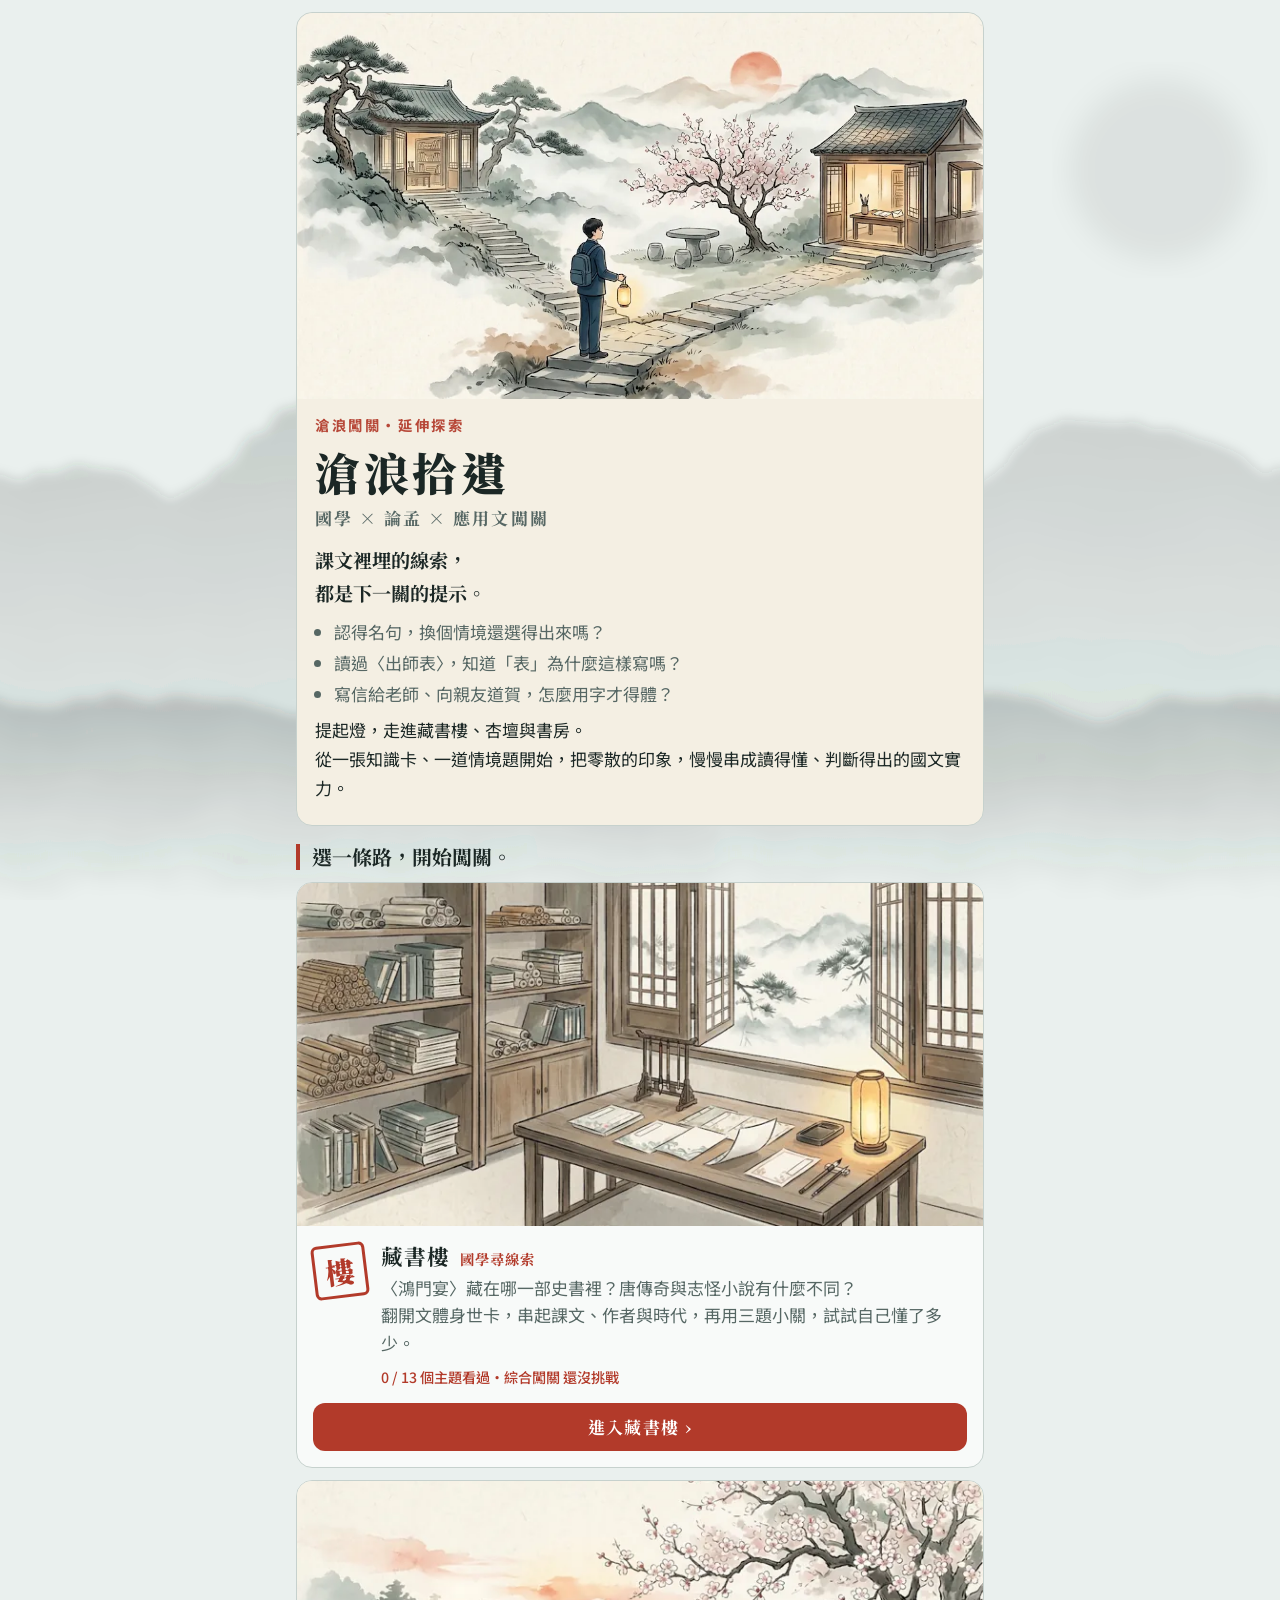
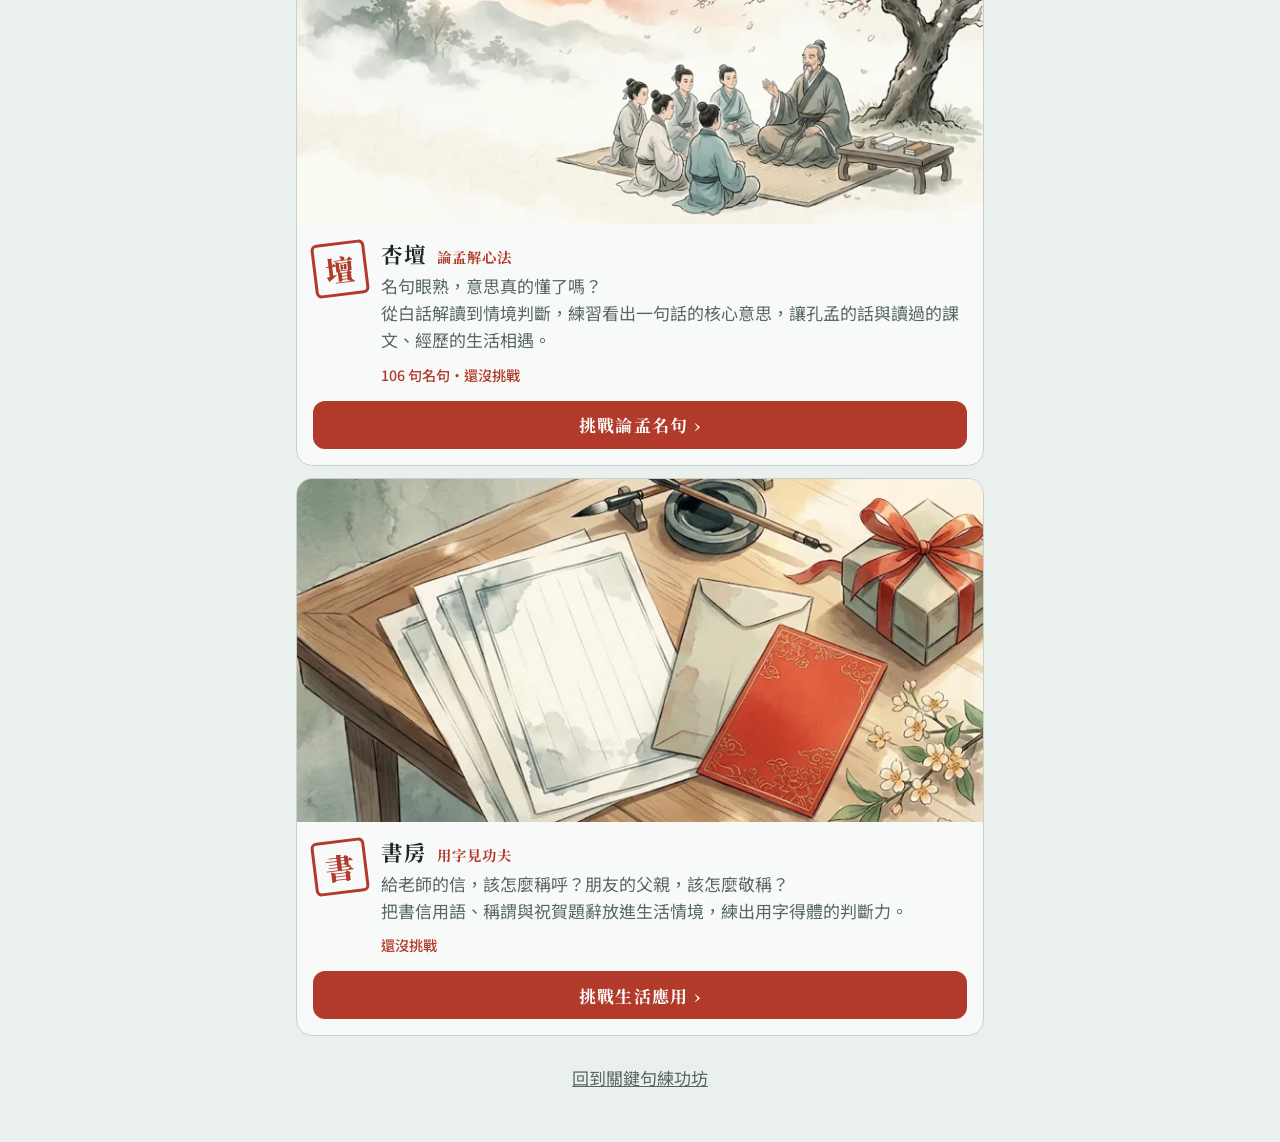
<file: keyline/fanwai/index.html>
<!doctype html>
<html lang="zh-Hant">
<head>
<meta charset="utf-8">
<meta name="viewport" content="width=device-width, initial-scale=1, viewport-fit=cover">
<title>滄浪拾遺｜滄浪闖關・延伸探索</title>
<meta name="description" content="滄浪拾遺：國學 × 論孟 × 應用文闖關。課文裡埋的線索，都是下一關的提示。">
<link rel="preconnect" href="https://fonts.googleapis.com">
<link rel="preconnect" href="https://fonts.gstatic.com" crossorigin>
<link href="https://fonts.googleapis.com/css2?family=Noto+Sans+TC:wght@400;500;700&family=Noto+Serif+TC:wght@500;700;900&display=swap" rel="stylesheet">
<link rel="stylesheet" href="../../css/style.css">
<link rel="stylesheet" href="../keyline.css">
<link rel="stylesheet" href="fanwai.css">
</head>
<body>
<main id="app" aria-live="polite"><p class="kl-error">載入中……</p></main>
<script src="fanwai.js"></script>
</body>
</html>
</file>
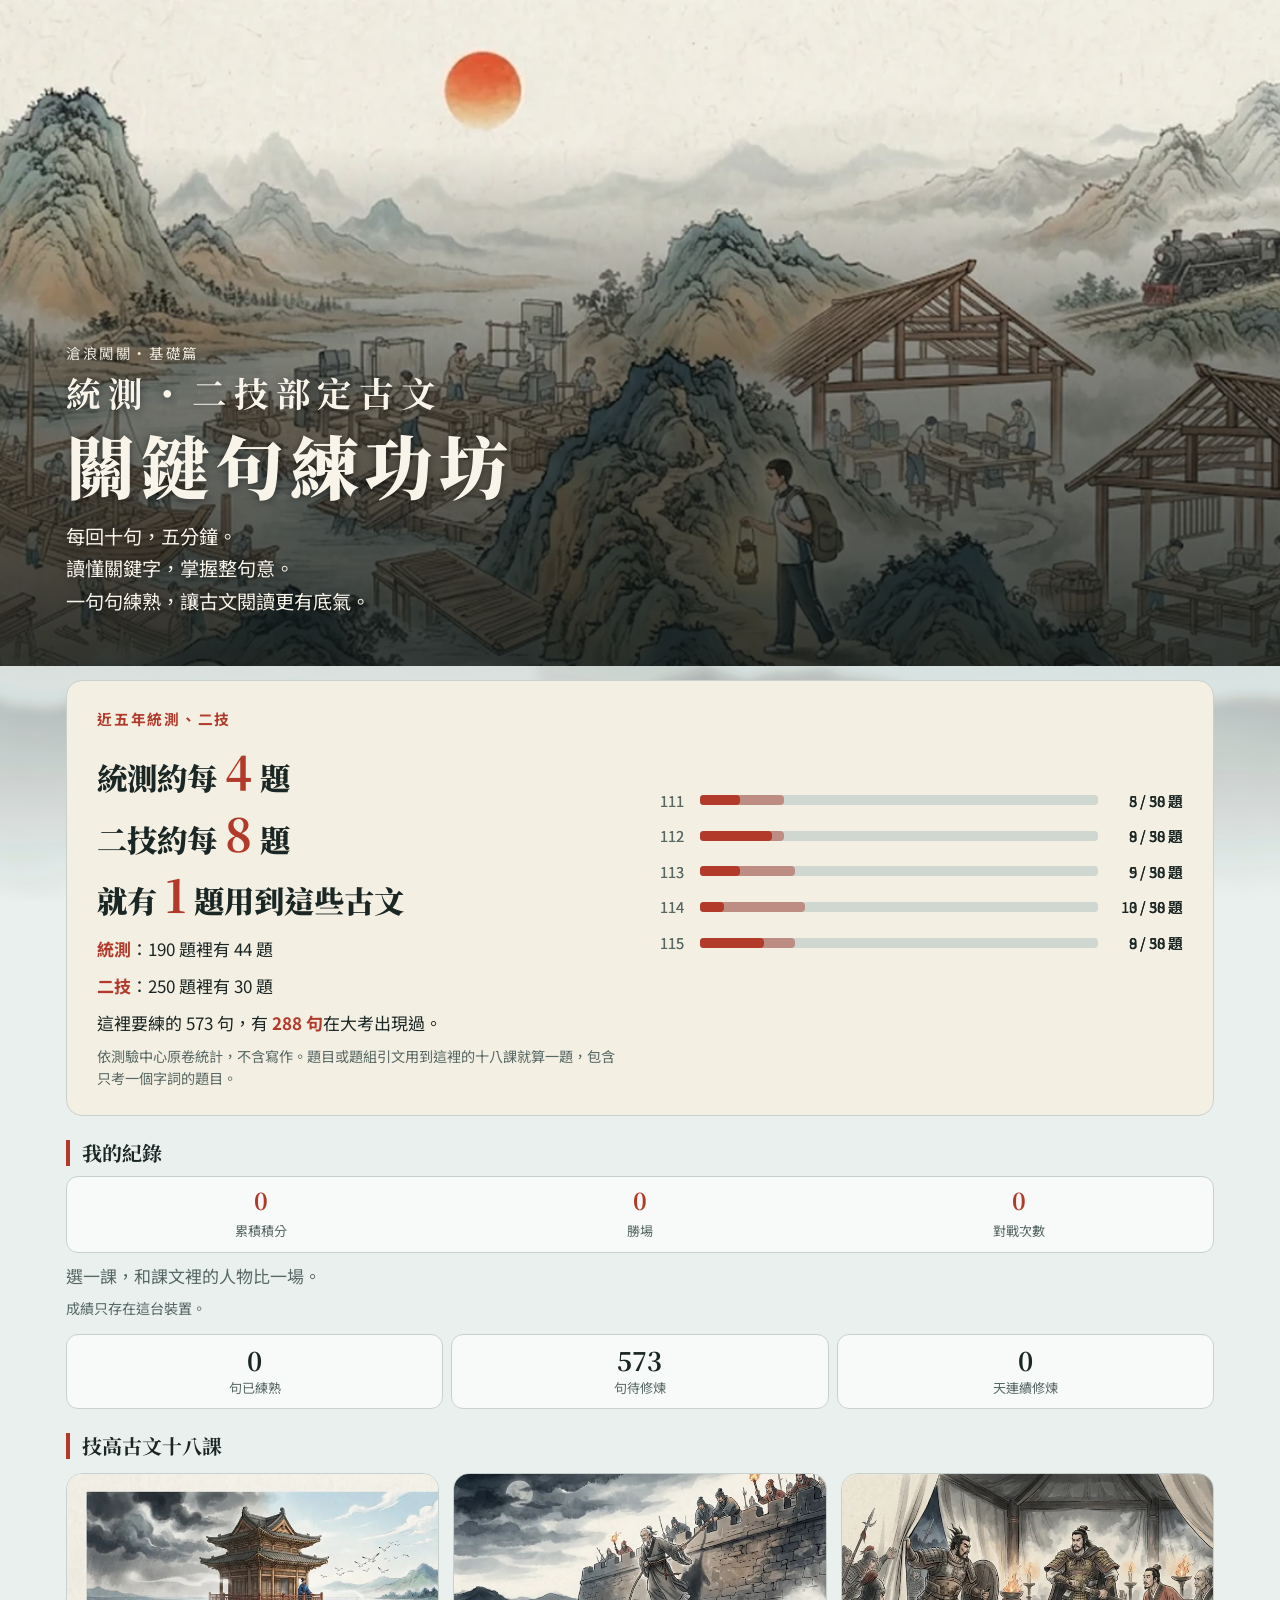
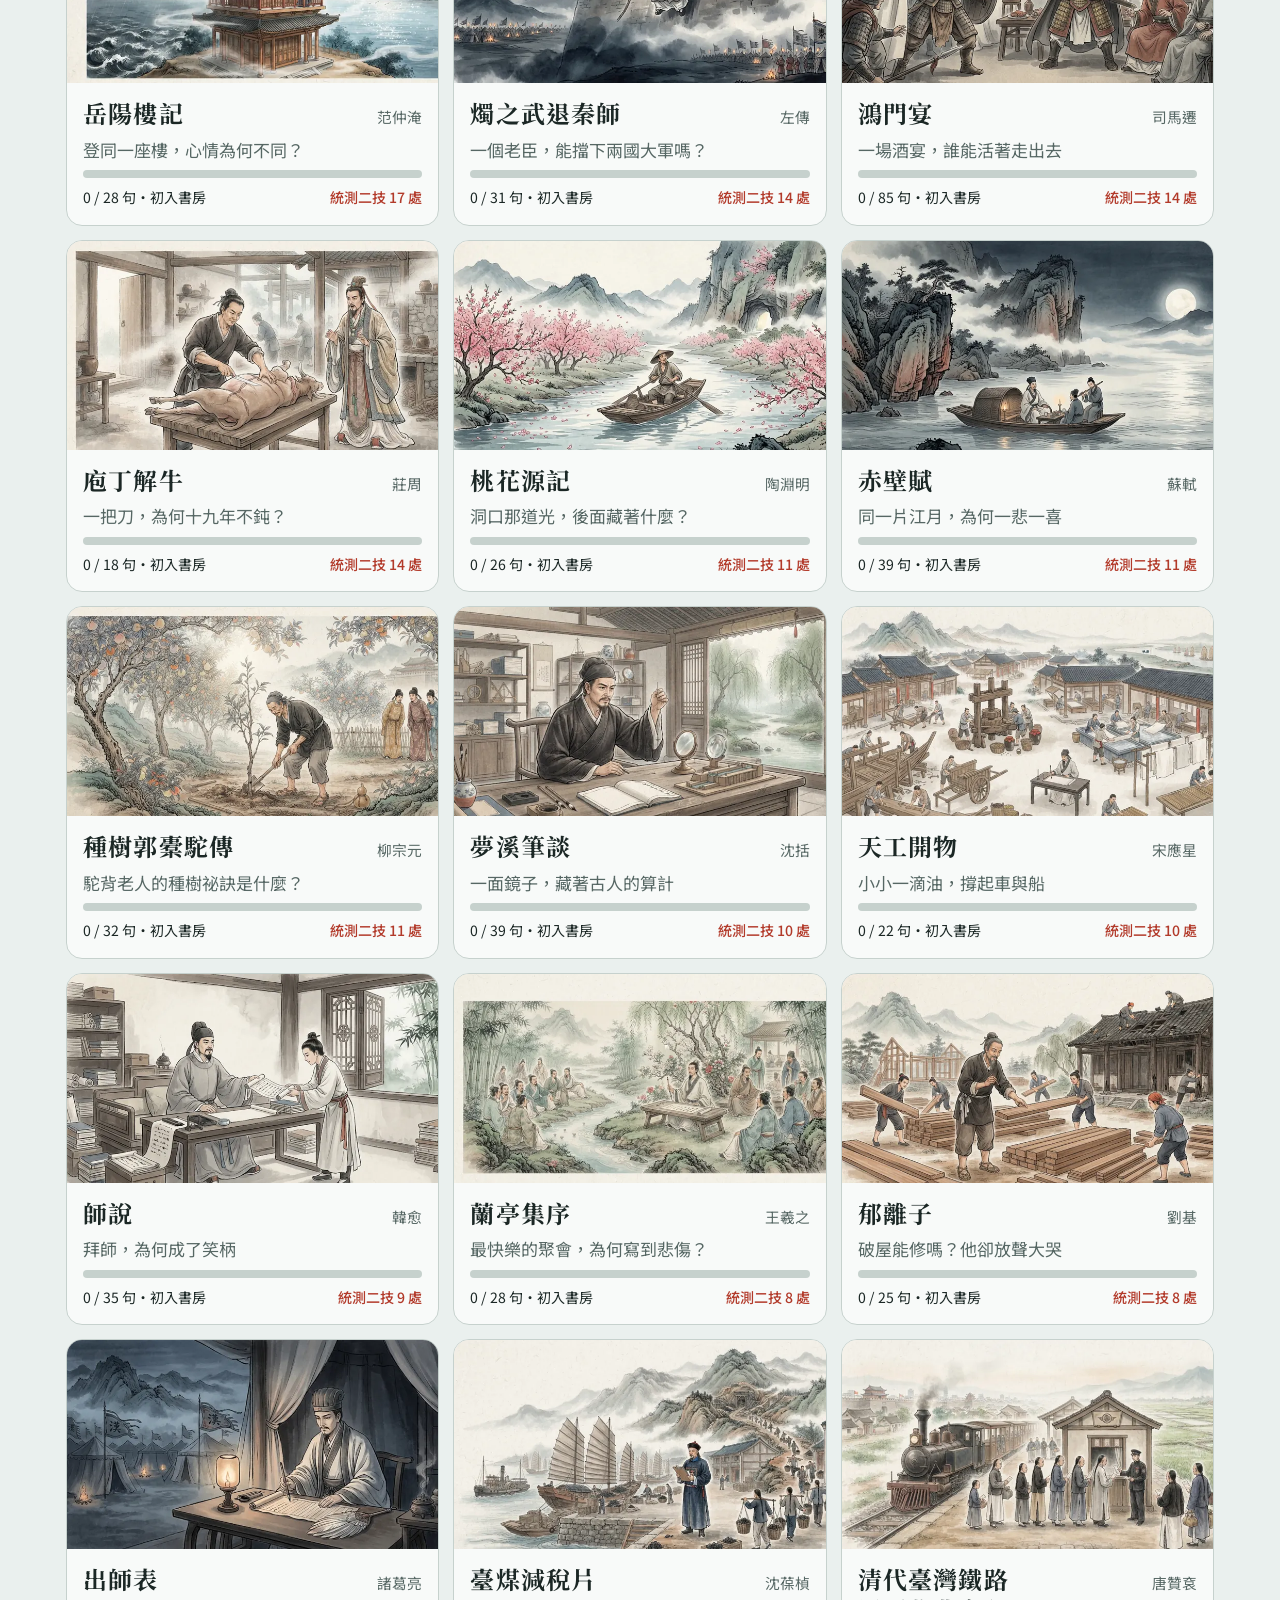
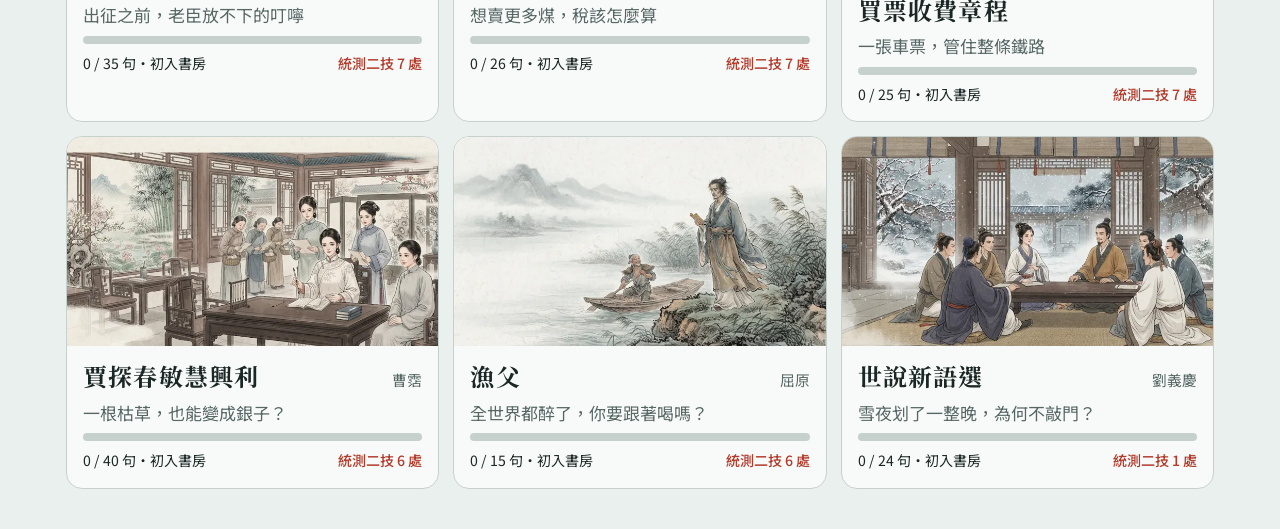
<file: keyline/tvee/index.html>
<!doctype html>
<html lang="zh-Hant">
<head>
<meta charset="utf-8">
<meta name="viewport" content="width=device-width, initial-scale=1, viewport-fit=cover">
<title>技專部定古文關鍵句練功坊</title>
<meta name="description" content="四技統測、二技部定古文關鍵句練習：一回十句，五分鐘，練到認得字、說得出句意。">
<link rel="preconnect" href="https://fonts.googleapis.com">
<link rel="preconnect" href="https://fonts.gstatic.com" crossorigin>
<link href="https://fonts.googleapis.com/css2?family=Noto+Sans+TC:wght@400;500;700&family=Noto+Serif+TC:wght@500;700;900&display=swap" rel="stylesheet">
<link rel="stylesheet" href="../../css/style.css">
<link rel="stylesheet" href="../keyline.css">
<style>.kl-hero::after{background:linear-gradient(to top, rgba(15,22,21,.82) 0%, rgba(15,22,21,.5) 45%, rgba(15,22,21,0) 78%)}
@media (max-width:600px){.kl-hero::after{background:linear-gradient(to top, rgba(15,22,21,.86) 0%, rgba(15,22,21,.62) 65%, rgba(15,22,21,.38) 100%)}}</style>
</head>
<body>
<main id="app" aria-live="polite"></main>
<script>
window.KL_SOLO = true;
window.KL_CFG = { img: "../img/", hero: "hero-tvee",storeKey: "cl_keyline_tvee_v1", titleSmall: "統測・二技部定古文", listTitle: "技高古文十八課", countLabel: "統測二技" };
</script>
<script src="../record.js"></script>
<script src="../keyline.js"></script>
</body>
</html>
</file>
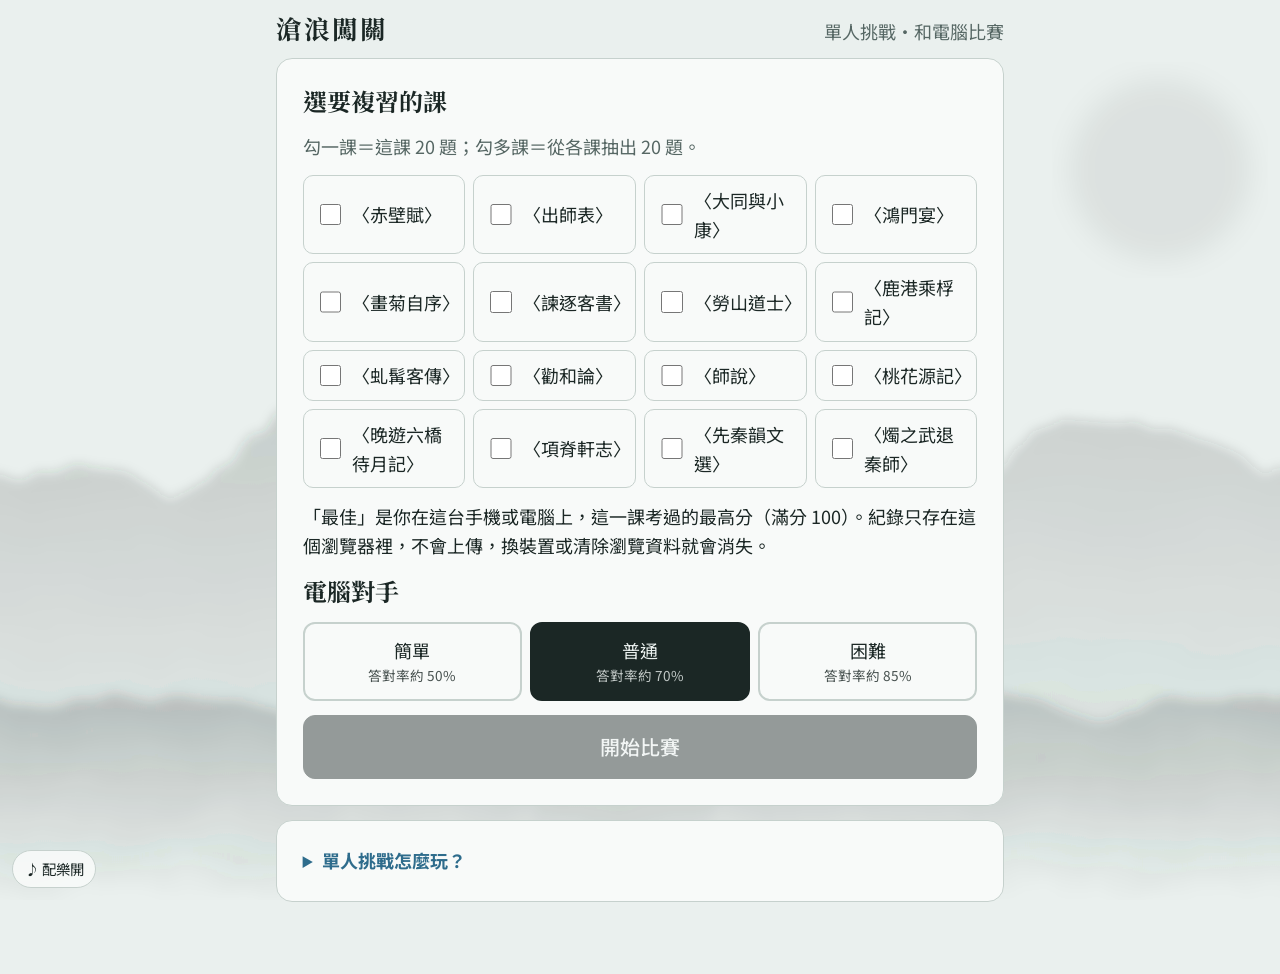
<file: solo.html>
<!doctype html>
<html lang="zh-Hant">
<head>
<meta charset="utf-8">
<meta name="viewport" content="width=device-width, initial-scale=1, viewport-fit=cover">
<title>滄浪闖關・單人挑戰</title>
<link rel="preconnect" href="https://fonts.googleapis.com">
<link rel="preconnect" href="https://fonts.gstatic.com" crossorigin>
<link href="https://fonts.googleapis.com/css2?family=Noto+Sans+TC:wght@400;500;700&family=Noto+Serif+TC:wght@600;700&display=swap" rel="stylesheet">
<link rel="stylesheet" href="css/style.css">
<style>
  body{max-width:760px; margin:0 auto; font-size:18px; padding-bottom:72px}
  header{display:flex; justify-content:space-between; align-items:baseline; gap:12px; margin-bottom:12px}
  header h1{font-size:1.6rem; letter-spacing:.08em}
  main{display:flex; flex-direction:column; gap:14px}
  .big{font-family:var(--display); font-weight:700; font-size:1.5rem; line-height:1.4}
  .center{text-align:center}
  .wide{width:100%; font-size:1.25rem; padding:.75em 1em; border-radius:12px}
  .lessons{display:grid; grid-template-columns:repeat(auto-fill, minmax(150px, 1fr)); gap:8px}
  .lesson{display:flex; gap:8px; align-items:center; padding:10px 12px; border:1px solid var(--line); border-radius:10px; background:var(--surface); cursor:pointer; min-width:0}
  .lesson input{width:1.2em; height:1.2em; flex:none}
  .lesson .best{display:block; font-size:.85rem; color:var(--good); font-weight:500}
  .levels{display:grid; grid-template-columns:repeat(3, minmax(0,1fr)); gap:8px}
  .levels button{padding:.7em .4em; border-radius:12px; border-width:2px}
  .levels button.cur{border-color:var(--ink); background:var(--ink); color:var(--bg)}
  .levels small{display:block; font-size:.85rem; opacity:.8}
  /* 對戰列：左邊是你、右邊是電腦 */
  .duel{display:grid; grid-template-columns:minmax(0,1fr) minmax(0,1fr); gap:10px}
  .side{background:var(--surface); border:1px solid var(--line); border-radius:14px; padding:10px; display:grid; gap:6px; min-width:0}
  .side.cpu{opacity:.92}
  .side .who{font-family:var(--display); font-weight:700; font-size:1.05rem; display:flex; justify-content:space-between; gap:6px}
  .side .scene{aspect-ratio:4/3}
  .side .mrow{font-size:.95rem}
  .icons{font-size:.95rem; color:var(--muted); display:flex; gap:10px; flex-wrap:wrap}
  .think{font-size:.85rem; color:var(--muted); min-height:1.3em}
  .feed{font-size:1rem; min-height:1.5em; text-align:center; font-weight:500}
  .feed.good{color:var(--good)} .feed.bad{color:var(--bad)} .feed.gold{color:var(--gold)}
  .tiers{display:grid; gap:10px}
  .tier{display:grid; grid-template-columns:auto 1fr; gap:2px 12px; text-align:left; padding:14px; border-radius:14px; border-width:2px; align-items:center}
  .tier .tname{font-family:var(--display); font-weight:700; font-size:1.3rem}
  .tier .tdesc{grid-column:2; color:var(--muted); font-size:.95rem}
  .tier.m{border-color:var(--river)} .tier.u{border-color:var(--shield)} .tier.a{border-color:var(--gold)}
  .qhead{display:flex; flex-wrap:wrap; gap:6px 10px; align-items:center}
  .src{color:var(--muted); font-size:.9rem}
  .stem{font-size:1.2rem; font-weight:500; line-height:1.6; overflow-wrap:anywhere}
  .quote{font-size:1.1rem}
  .opts{display:grid; gap:10px}
  .opt{display:flex; gap:12px; align-items:flex-start; text-align:left; padding:14px; border-radius:12px; border-width:2px; font-size:1.12rem; line-height:1.5; min-height:56px; overflow-wrap:anywhere}
  .opt .k{font-weight:700; color:var(--muted); min-width:1.3em}
  .opt.sel{border-color:var(--river); background:color-mix(in srgb, var(--river) 14%, var(--surface))}
  .opt.right{border-color:var(--good); background:color-mix(in srgb, var(--good) 14%, var(--surface))}
  .opt.wrong{border-color:var(--bad); background:color-mix(in srgb, var(--bad) 12%, var(--surface))}
  .opt[disabled]{opacity:1; cursor:default}
  .verdict{font-family:var(--display); font-weight:700; font-size:1.5rem}
  .verdict.ok{color:var(--good)} .verdict.no{color:var(--bad)} .verdict.part{color:var(--gold)}
  .bar{display:flex; justify-content:space-between; align-items:center; gap:10px; flex-wrap:wrap}
  .score{font-family:var(--display); font-size:4rem; font-weight:700; line-height:1}
  .review{display:grid; gap:12px}
  .review .card{display:grid; gap:8px}
  .sticky{position:sticky; bottom:0; padding:10px 0; background:linear-gradient(transparent, var(--bg) 30%)}
  .banner{position:fixed; left:50%; top:35%; transform:translate(-50%,-50%); z-index:30; font-family:var(--display); font-weight:700; font-size:clamp(2rem, 9vw, 3.6rem); color:var(--gold); text-shadow:0 2px 0 var(--surface), 0 0 24px var(--surface); pointer-events:none; animation:pop 1.6s forwards; white-space:nowrap}
  @keyframes pop{0%{opacity:0; transform:translate(-50%,-50%) scale(.6)}20%{opacity:1; transform:translate(-50%,-50%) scale(1.05)}80%{opacity:1}100%{opacity:0}}
  @media (prefers-reduced-motion: reduce){ .banner{animation:none; opacity:0} }
</style>
</head>
<body>
<header>
  <h1>滄浪闖關</h1>
  <div class="muted">單人挑戰・和電腦比賽</div>
</header>
<main id="main"><div class="card center">載入中……</div></main>
<script type="module" src="js/solo.js"></script>
</body>
</html>
</file>
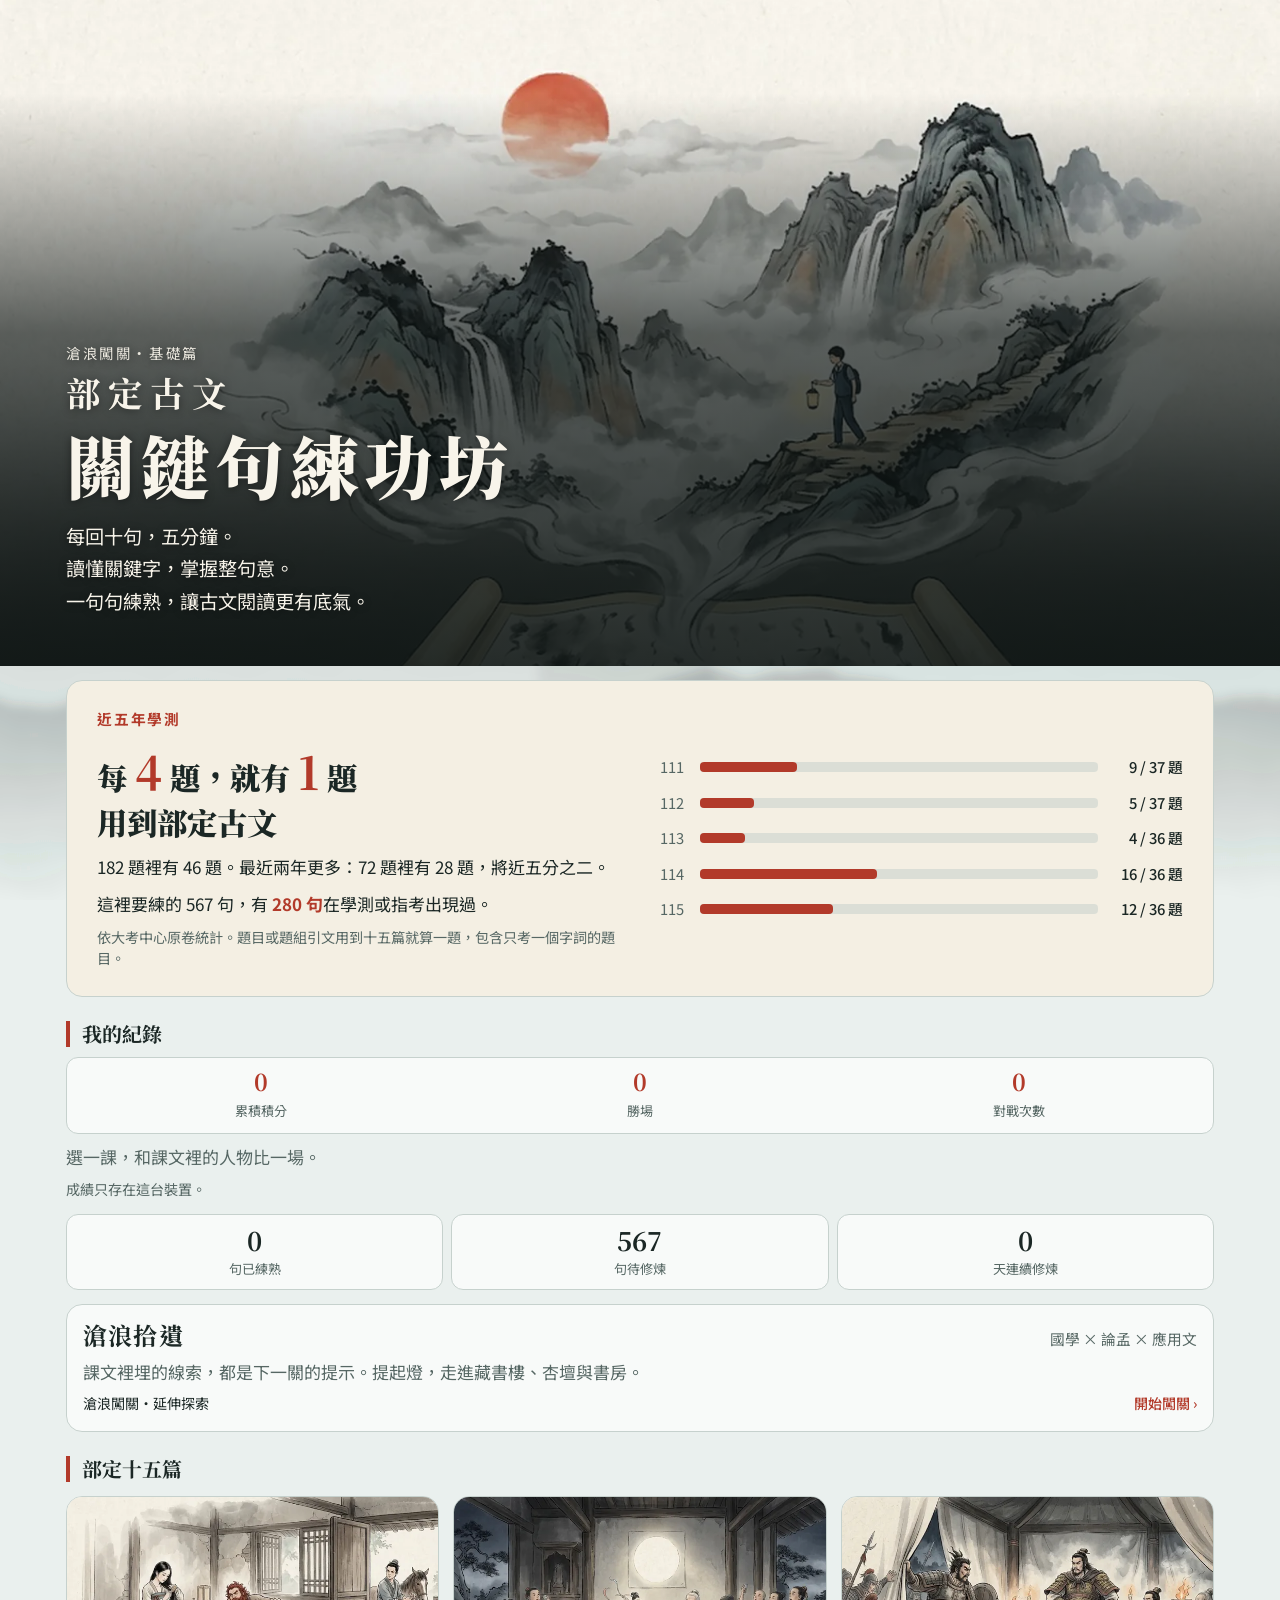
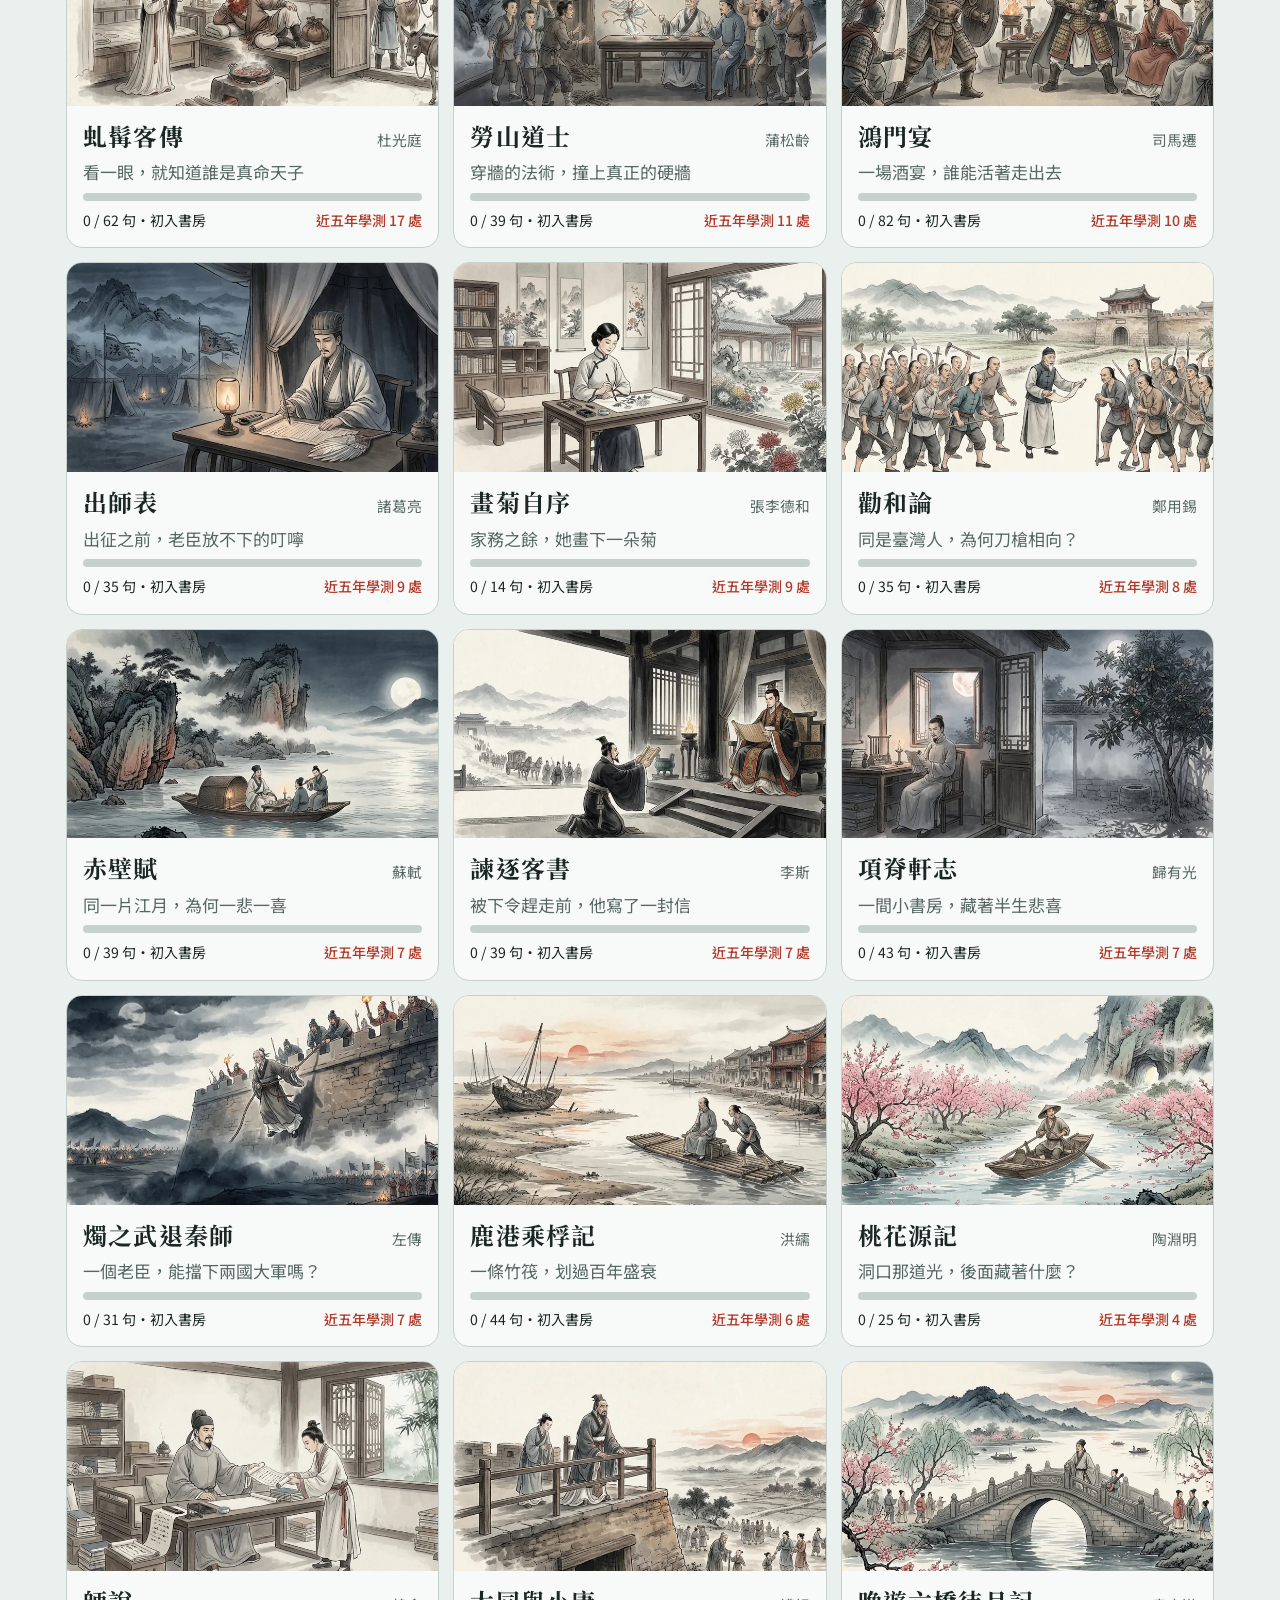
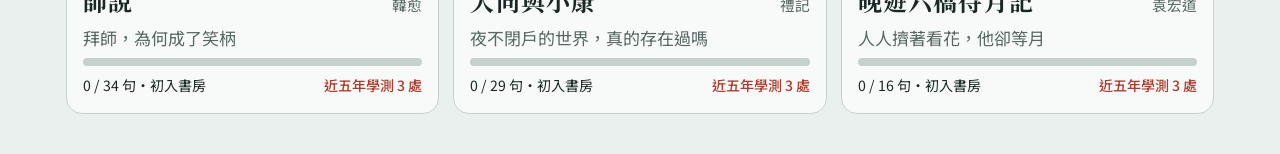
<file: keyline/solo.html>
<!doctype html>
<html lang="zh-Hant">
<head>
<meta charset="utf-8">
<meta name="viewport" content="width=device-width, initial-scale=1, viewport-fit=cover">
<title>部定古文關鍵句練功坊</title>
<meta name="description" content="部定古文關鍵句練習：一回十句，五分鐘，練到認得字、說得出句意。">
<link rel="preconnect" href="https://fonts.googleapis.com">
<link rel="preconnect" href="https://fonts.gstatic.com" crossorigin>
<link href="https://fonts.googleapis.com/css2?family=Noto+Sans+TC:wght@400;500;700&family=Noto+Serif+TC:wght@500;700;900&display=swap" rel="stylesheet">
<link rel="stylesheet" href="../css/style.css">
<link rel="stylesheet" href="keyline.css">
</head>
<body>
<main id="app" aria-live="polite"></main>
<script>window.KL_SOLO = true;</script>
<script src="record.js"></script>
<script src="keyline.js"></script>
</body>
</html>
</file>
<file: css/style.css>
/* 滄浪闖關手機版：沿用投影版配色與字型，背景改為各課共用的淡色水墨 */
:root{
  --bg:#EAF0EE; --surface:#F8FAF9; --ink:#1B2725; --muted:#566764; --line:#C6D1CD;
  --reed:#5B7955; --river:#2E6C8C; --mud:#8A6733; --frost:#DBE5E9;
  --good:#2A774B; --bad:#AE4337; --gold:#8C6A0E; --shield:#35679A; --warn:#9A5B12;
  --display:"Noto Serif TC","Songti TC","PMingLiU",serif;
  --body:"Noto Sans TC","PingFang TC","Microsoft JhengHei",sans-serif;
  --inkbg:url("../assets/bg-ink.svg");
  --inkop:1;
}
@media (prefers-color-scheme: dark){
  :root:not([data-theme="light"]){
    --bg:#0E1615; --surface:#16201E; --ink:#E3EBE9; --muted:#97A8A4; --line:#2A3835;
    --reed:#8BAB84; --river:#5DA5C9; --mud:#C29A5B; --frost:#1A272B;
    --good:#67C08A; --bad:#E07A6C; --gold:#DDB349; --shield:#78A6D6; --warn:#E0A05A;
    --inkop:.25; color-scheme:dark;
  }
}
:root[data-theme="dark"]{
  --bg:#0E1615; --surface:#16201E; --ink:#E3EBE9; --muted:#97A8A4; --line:#2A3835;
  --reed:#8BAB84; --river:#5DA5C9; --mud:#C29A5B; --frost:#1A272B;
  --good:#67C08A; --bad:#E07A6C; --gold:#DDB349; --shield:#78A6D6; --warn:#E0A05A;
  --inkop:.25; color-scheme:dark;
}
*{box-sizing:border-box}
html{min-height:100%}
body{
  margin:0; min-height:100vh; background:var(--bg); color:var(--ink); font-family:var(--body); font-size:16px; line-height:1.6;
  padding-left:max(16px, env(safe-area-inset-left, 0px)); padding-right:max(16px, env(safe-area-inset-right, 0px));
  padding-block:12px 24px; position:relative;
}
body::before{content:""; position:fixed; inset:0; background:var(--inkbg) center bottom/cover no-repeat; opacity:var(--inkop); pointer-events:none; z-index:-1}
button{font:inherit; color:var(--ink); background:var(--surface); border:1px solid var(--line); border-radius:10px; padding:.5em 1em; cursor:pointer; touch-action:manipulation}
button:hover:not([disabled]){border-color:var(--ink)}
button:focus-visible, select:focus-visible, input:focus-visible{outline:3px solid var(--river); outline-offset:2px}
button[disabled]{opacity:.45; cursor:not-allowed}
.primary{background:var(--ink); color:var(--bg); border-color:var(--ink); font-weight:500}
.danger{color:var(--bad); border-color:var(--bad)}
select, input{font:inherit; padding:.4em .6em; border-radius:8px; border:1px solid var(--line); background:var(--surface); color:var(--ink)}
h1,h2,h3{font-family:var(--display); font-weight:700; margin:0; line-height:1.3; text-wrap:balance}
.muted{color:var(--muted)}
.hidden{display:none !important}
.card{background:var(--surface); border:1px solid var(--line); border-radius:16px; padding:clamp(16px, 2vw, 28px)}
.tag{display:inline-block; font-size:.95rem; font-weight:700; padding:.12em .75em; border-radius:999px; color:var(--bg); letter-spacing:.05em; white-space:nowrap}
.tag.m{background:var(--river)} .tag.u{background:var(--shield)} .tag.a{background:var(--gold)} .tag.multi{background:var(--bad)}
.quote{font-family:var(--display); font-weight:600; line-height:1.75; background:var(--frost); border-radius:10px; padding:.6em 1em; white-space:pre-line; overflow-wrap:anywhere}
.exp{background:var(--frost); border-radius:10px; padding:12px 16px; line-height:1.6}
/* 三段式：熟句關、身世卡（學生手機） */
.kl-sent{font-family:var(--display); font-weight:700; font-size:1.3rem; line-height:1.7}
.flipcards{display:grid; gap:10px}
.flipcard{display:grid; width:100%; text-align:left; padding:0; border:1.5px solid var(--line); border-radius:14px; background:var(--surface); min-height:120px; overflow:hidden}
.flipcard>span{grid-area:1/1; display:grid; gap:6px; padding:14px 16px; align-content:center; transition:opacity .25s}
.fc-front small{color:var(--mud); font-weight:700; letter-spacing:.06em}
.fc-front b{font-family:var(--display); font-size:1.25rem}
.fc-front i{font-style:normal; color:var(--muted); font-size:.88rem}
.fc-back{opacity:0; line-height:1.75; font-size:1.05rem; background:var(--frost); pointer-events:none}
.flipcard.on{border-color:var(--mud)}
.flipcard.on .fc-front{opacity:0}
.flipcard.on .fc-back{opacity:1}
@media (prefers-reduced-motion: reduce){ .flipcard>span{transition:none} }
/* 三段式：老師控制台 */
.stagebar{display:flex; flex-wrap:wrap; gap:6px; align-items:center}
.stagebar span{padding:.2em .8em; border-radius:999px; border:1px solid var(--line); color:var(--muted); font-size:.95rem}
.stagebar span.cur{background:var(--ink); color:var(--bg); border-color:var(--ink); font-weight:700}
.stagebar span.done{color:var(--good); border-color:var(--good)}
.klrates{display:grid; gap:8px}
.klrate{display:grid; grid-template-columns:4.2em minmax(0,1fr); gap:12px; align-items:start; background:var(--frost); border-radius:12px; padding:10px 14px}
.klrate b.pct{font-family:var(--display); font-size:clamp(1.4rem, 2.2vw, 2rem); font-variant-numeric:tabular-nums}
.klrate b.pct.low{color:var(--bad)}
.klrate .s{font-family:var(--display); font-weight:700; font-size:clamp(1.1rem, 1.6vw, 1.45rem); line-height:1.5}
.klrate .m{color:var(--muted); line-height:1.55}
/* 魔王戰連動身世卡 */
.cardlink{border:1.5px dashed var(--mud); border-radius:12px; padding:12px 14px; display:grid; gap:8px}
.cardlink-head{display:flex; flex-wrap:wrap; align-items:center; gap:4px 10px}
.cardlink-head b{font-family:var(--display); color:var(--mud); letter-spacing:.1em}
.cardlink-head span{color:var(--muted); font-size:.9rem}
.cardlink-btn{margin-left:auto}
.cardlink-card{display:grid; gap:2px}
.cardlink-card b{font-family:var(--display)}
.cardlink-card p{margin:0; line-height:1.65}
.cardproj{display:grid; gap:16px}
.cardproj-topic{font-family:var(--display); font-weight:700; color:var(--mud); font-size:clamp(1.3rem, 2.2vw, 2rem); letter-spacing:.08em}
.cardproj-card{background:var(--frost); border-radius:14px; padding:clamp(14px, 2vw, 24px); display:grid; gap:6px}
.cardproj-card small{color:var(--mud); font-weight:700; letter-spacing:.1em}
.cardproj-card b{font-family:var(--display); font-size:clamp(1.4rem, 2.4vw, 2.2rem)}
.cardproj-card p{margin:0; font-size:clamp(1.2rem, 2vw, 1.7rem); line-height:1.7}
.warnchip{display:inline-block; font-size:.85rem; color:var(--warn); border:1px solid var(--warn); border-radius:999px; padding:0 .6em; margin-left:.3em; white-space:nowrap}

/* 遊戲規則 */
.rules{display:grid; gap:10px; line-height:1.6}
.rules p{margin:0}
.rules .rule{display:grid; grid-template-columns:auto minmax(0,1fr); gap:10px; align-items:baseline}
.rules ul{margin:0; padding-left:1.2em; display:grid; gap:6px}
details.howto > summary{cursor:pointer; font-weight:700; color:var(--river)}
details.howto[open] > summary{margin-bottom:10px}

/* 魔王任務說明 */
.mission{display:grid; grid-template-columns:auto minmax(0,1fr); gap:12px 14px; align-items:start}
.mission .mthumb{width:84px; height:84px; object-fit:contain; background:var(--frost); border-radius:12px}
.mission .mtext{display:grid; gap:6px; min-width:0}
.mission .mlabel{font-size:.85rem; color:var(--muted); letter-spacing:.1em}
.mission .mname{font-family:var(--display); font-weight:700; font-size:1.35rem; line-height:1.2}
.mission p{margin:0; line-height:1.6}
.mission.big{font-size:clamp(1.05rem, 1.5vw, 1.35rem)}
.mission.big .mthumb{width:clamp(90px, 10vw, 140px); height:clamp(90px, 10vw, 140px)}
.mission.big .mname{font-size:clamp(1.5rem, 2.4vw, 2.2rem)}
.mdefeated{margin:0; color:var(--good); font-weight:500}

/* 魔王與量表 */
.scene{position:relative; background:color-mix(in srgb, var(--frost) 85%, transparent); border:1px solid var(--line); border-radius:14px; overflow:hidden; aspect-ratio:16/10}
.bosswrap,.bossbob{position:absolute; inset:0; pointer-events:none}
.bossimg{position:absolute; left:50%; bottom:2%; height:94%; width:auto; max-width:none; transform:translateX(-50%) scale(var(--s,1)); transform-origin:50% 100%; transition:opacity .8s, transform .8s}
.bossbob{animation:bob 3.2s ease-in-out infinite}
.flash{position:absolute; inset:0; background:var(--bad); opacity:0; pointer-events:none}
.flash.gold{background:var(--gold)}
.scene.hit .bosswrap{animation:shake .45s}
.scene.struck .flash, .scene.ult .flash{animation:flash .8s}
.bossname{position:absolute; left:12px; top:8px; font-family:var(--display); font-weight:700; font-size:1.2rem; background:color-mix(in srgb, var(--surface) 80%, transparent); padding:.1em .6em; border-radius:8px}
@keyframes shake{0%,100%{transform:translateX(0)}25%{transform:translateX(-10px)}50%{transform:translateX(8px)}75%{transform:translateX(-5px)}}
@keyframes flash{0%{opacity:0}30%{opacity:.35}100%{opacity:0}}
@keyframes bob{0%,100%{transform:translateY(0)}50%{transform:translateY(-4px)}}
@media (prefers-reduced-motion: reduce){ .bossbob,.scene.hit .bosswrap,.scene.struck .flash,.scene.ult .flash{animation:none} .fill,.bossimg{transition:none} }
.meters{display:grid; gap:10px}
.mrow{display:flex; justify-content:space-between; align-items:baseline; gap:12px}
.mrow b{font-variant-numeric:tabular-nums}
.track{height:16px; border-radius:8px; background:var(--line); overflow:hidden}
.fill{height:100%; border-radius:8px; transition:width .7s}
.fill.mud{background:var(--mud)} .fill.heart{background:var(--good)} .fill.shield{background:var(--shield)} .fill.energy{background:var(--gold)}
.pips{display:flex; gap:6px; flex-wrap:wrap}
.pip{width:20px; height:20px; border-radius:6px; border:2px solid var(--shield)}
.pip.on{background:var(--shield)}

/* 背景配樂開關（左下角） */
.musicbtn{position:fixed; left:max(12px, env(safe-area-inset-left,0px)); bottom:12px; z-index:16; font-size:.9rem; padding:.45em .8em; border-radius:999px; background:color-mix(in srgb, var(--surface) 92%, transparent); border:1px solid var(--line)}
.musicbtn.off{color:var(--muted); text-decoration:line-through}
@media print{.musicbtn{display:none !important}}

/* 得分浮字與勝利大字卡（js/celebrate.js） */
.celebrate{position:fixed; inset:0; pointer-events:none; z-index:40; overflow:hidden}
.pop{position:absolute; transform:translate(-50%,-50%); display:grid; justify-items:center; gap:2px; white-space:nowrap; font-family:var(--display); font-weight:700; padding:.35em .9em .45em; background:var(--surface); border:3px solid var(--good); border-radius:16px; box-shadow:0 8px 24px rgba(0,0,0,.22); animation:popup 1.8s ease-out forwards}
.pop.gold{border-color:var(--gold)} .pop.part{border-color:var(--warn)}
.pop b{font-size:clamp(1.6rem, 4.2vw, 2.8rem); line-height:1.1}
.pop small{font-family:var(--body); font-size:clamp(.95rem, 2vw, 1.3rem); font-weight:700; color:var(--ink)}
.pop.big b{font-size:clamp(2.2rem, 6vw, 4rem)}
.pop.good b{color:var(--good)} .pop.gold b{color:var(--gold)} .pop.part b{color:var(--warn)}
@keyframes popup{0%{opacity:0; transform:translate(-50%,-30%) scale(.6)}15%{opacity:1; transform:translate(-50%,-50%) scale(1.12)}30%{transform:translate(-50%,-60%) scale(1)}80%{opacity:1}100%{opacity:0; transform:translate(-50%,-160%) scale(.95)}}
.victory{position:absolute; inset:0; display:grid; place-items:center; pointer-events:auto; background:color-mix(in srgb, var(--bg) 55%, transparent); animation:vfade .3s ease-out}
.vcard{display:grid; justify-items:center; gap:.4em; padding:1.2em 1.6em; max-width:min(92vw, 900px); text-align:center; background:var(--surface); border:3px solid var(--gold); border-radius:22px; box-shadow:0 20px 60px rgba(0,0,0,.25); animation:vpop .55s cubic-bezier(.2,1.6,.4,1) both}
.victory.lose .vcard{border-color:var(--muted)}
.vcard img{width:min(46vmin, 360px); height:min(40vmin, 300px); object-fit:contain}
.vtitle{font-family:var(--display); font-weight:700; font-size:clamp(2.4rem, 8vw, 5.5rem); line-height:1.1; color:var(--gold)}
.victory.lose .vtitle{color:var(--ink)}
.vsub{font-size:clamp(1.05rem, 2.6vw, 1.7rem); font-weight:700; overflow-wrap:anywhere}
.victory i{position:absolute; left:50%; top:50%; width:2.2vmin; height:2.2vmin; border-radius:50%; opacity:0; animation:burst var(--d) cubic-bezier(.1,.8,.3,1) .15s forwards}
.victory i.gold{background:var(--gold)} .victory i.red{background:var(--bad); border-radius:3px} .victory i.ink{background:var(--ink); width:1.4vmin; height:1.4vmin}
@keyframes vfade{from{opacity:0}to{opacity:1}}
@keyframes vpop{0%{opacity:0; transform:scale(.4) rotate(-4deg)}100%{opacity:1; transform:scale(1) rotate(0)}}
@keyframes burst{0%{opacity:1; transform:translate(-50%,-50%) scale(.4)}80%{opacity:1}100%{opacity:0; transform:translate(calc(-50% + var(--dx)), calc(-50% + var(--dy))) scale(1)}}
@media (prefers-reduced-motion: reduce){.pop{animation:popfade 1.8s forwards} .vcard{animation:vfade .3s both} .victory i{display:none}}
@keyframes popfade{0%,80%{opacity:1; transform:translate(-50%,-50%)}100%{opacity:0; transform:translate(-50%,-50%)}}

/* 作答回饋：初答答錯的線索框、重答答錯的兩次選擇（規格書 2026-11-17 P1） */
.hint{background:#fff7e0; border:1px solid #e8c766; border-left:5px solid #d9a521; border-radius:10px; padding:12px 16px; line-height:1.6; color:#5a4300}
.twice{background:var(--frost); border-radius:10px; padding:8px 14px; font-size:.95rem}
.peek{margin-top:12px}
@media (prefers-color-scheme: dark){ .hint{background:#3a3112; border-color:#8a6d1c; color:#f3e2a8} }
</file>
<file: keyline/keyline.css>
/* 關鍵句練功坊：沿用 css/style.css 的配色與字型，另加朱砂色與書卷質感 */
:root{--seal:#B23A2A; --paper:#F4EFE3}
@media (prefers-color-scheme: dark){:root:not([data-theme="light"]){--seal:#E06B58; --paper:#1D2422}}
:root[data-theme="dark"]{--seal:#E06B58; --paper:#1D2422}
html{overflow-x:clip}
body{max-width:720px; margin:0 auto; font-size:17px; padding-bottom:40px}
#app{display:flex; flex-direction:column; gap:14px}
a{color:inherit}
.kl-error{padding:40px 0; text-align:center}

/* 首頁主視覺 */
.kl-hero{position:relative; width:100vw; margin:-12px 0 0 calc(50% - 50vw); min-height:min(92vw, 460px); display:flex; align-items:flex-end; overflow:hidden; background:#26383A}
.kl-hero-img{position:absolute; inset:0; width:100%; height:100%; object-fit:cover}
.kl-hero::after{content:""; position:absolute; inset:0; background:linear-gradient(to top, rgba(15,22,21,.9) 0%, rgba(15,22,21,.68) 50%, rgba(15,22,21,0) 86%)}
.kl-hero-text{position:relative; z-index:1; padding:24px 20px; color:#F8F4EA; text-shadow:0 1px 8px rgba(0,0,0,.45)}
.kl-eyebrow{margin:0 0 6px; font-size:.9rem; letter-spacing:.18em; opacity:.92}
.kl-hero h1{font-size:clamp(2.3rem, 11vw, 3.4rem); font-weight:900; letter-spacing:.08em}
.kl-hero h1 small{display:block; font-size:.5em; font-weight:700; letter-spacing:.2em; margin-bottom:.15em}
.kl-hero-sub{margin:10px 0 0; font-size:1.05rem; line-height:1.7}

/* 考情數據 */
.kl-share{background:var(--paper); border:1px solid var(--line); border-radius:16px; padding:18px; display:grid; gap:10px}
.kl-share p{margin:0}
.kl-share-kicker{color:var(--seal); font-weight:700; letter-spacing:.12em; font-size:.92rem}
.kl-share-hero{font-family:var(--display); font-weight:900; font-size:clamp(1.45rem, 6.2vw, 1.9rem); line-height:1.35}
.kl-share-hero b{color:var(--seal); font-size:1.5em; font-variant-numeric:tabular-nums}
.kl-share-sub{line-height:1.6}
.kl-share-sub b{color:var(--seal)}
.kl-bars{list-style:none; margin:2px 0; padding:0; display:grid; gap:7px}
.kl-bars li{display:grid; grid-template-columns:2.2em minmax(0,1fr) 5.2em; gap:8px; align-items:center; font-size:.92rem}
.kl-bars i{display:block; height:10px; background:color-mix(in srgb, var(--line) 55%, transparent); border-radius:4px; overflow:hidden}
.kl-bars u{display:block; height:100%; background:var(--seal); border-radius:0 4px 4px 0}
.kl-bars b{font-weight:500; text-align:right; font-variant-numeric:tabular-nums; white-space:nowrap}
.kl-bars span{color:var(--muted); font-variant-numeric:tabular-nums}
.kl-share small{color:var(--muted); line-height:1.5}

.kl-stats,.kl-boxes{display:grid; grid-template-columns:repeat(3, minmax(0,1fr)); gap:8px}
.kl-stats>div,.kl-boxes>div{background:var(--surface); border:1px solid var(--line); border-radius:12px; padding:10px 6px; text-align:center; display:grid; gap:2px}
.kl-stats b,.kl-boxes b{font-family:var(--display); font-size:1.6rem; line-height:1.2; font-variant-numeric:tabular-nums}
.kl-stats span,.kl-boxes span{font-size:.82rem; color:var(--muted)}
.kl-boxes .gold b{color:var(--seal)}
.kl-section{font-size:1.25rem; margin-top:10px; padding-left:.6em; border-left:4px solid var(--seal)}

/* 課程卡 */
.kl-cards{display:grid; gap:14px}
.kl-card{display:block; background:var(--surface); border:1px solid var(--line); border-radius:16px; overflow:hidden; text-decoration:none; transition:transform .2s, box-shadow .2s}
.kl-card:hover{transform:translateY(-2px); box-shadow:0 8px 24px rgba(0,0,0,.14)}
.kl-card:focus-visible,.kl-top a:focus-visible,.kl-project:focus-visible{outline:3px solid var(--river); outline-offset:2px}
.kl-card-img{display:block; width:100%; aspect-ratio:16/8; object-fit:cover}
.kl-card-body{padding:14px 16px 16px; display:grid; gap:8px}
.kl-card-head{display:flex; justify-content:space-between; align-items:baseline; gap:10px}
.kl-card-head h3{font-size:1.5rem; letter-spacing:.05em}
.kl-card-head span{color:var(--muted); font-size:.92rem; white-space:nowrap}
.kl-tagline{margin:0; color:var(--muted); line-height:1.5}
.kl-track{height:8px; border-radius:4px; background:var(--line); overflow:hidden}
.kl-track i{display:block; height:100%; background:var(--seal); border-radius:4px; transition:width .6s}
.kl-card-foot{display:flex; justify-content:space-between; gap:8px; flex-wrap:wrap; font-size:.88rem}
.kl-exam{color:var(--seal); font-weight:500}

/* 即將開放 */
.kl-soon{display:grid; grid-auto-flow:column; grid-auto-columns:128px; gap:10px; overflow-x:auto; padding-bottom:8px; scrollbar-width:thin}
.kl-soon div{position:relative; border-radius:10px; overflow:hidden; aspect-ratio:4/3}
.kl-soon img{display:block; width:100%; height:100%; object-fit:cover; filter:grayscale(.85); opacity:.75}
.kl-soon span{position:absolute; inset:auto 0 0 0; padding:14px 8px 6px; color:#fff; font-family:var(--display); font-weight:700; font-size:.92rem; background:linear-gradient(to top, rgba(0,0,0,.72), transparent)}

/* 排行榜與我的紀錄 */
.kl-board{display:grid; gap:10px}
.kl-tabs{display:flex; gap:8px}
.kl-tabs button{min-height:40px; border-radius:999px; padding:.3em 1.1em}
.kl-tabs button[aria-pressed="true"]{background:var(--seal); border-color:var(--seal); color:#fff; font-weight:700}
.kl-mine{display:grid; grid-template-columns:repeat(3,minmax(0,1fr)); background:var(--surface); border:1px solid var(--line); border-radius:12px; padding:10px 4px; text-align:center}
.kl-mine b{display:block; font-family:var(--display); font-size:1.45rem; line-height:1.2; color:var(--seal); font-variant-numeric:tabular-nums}
.kl-mine span{font-size:.82rem; color:var(--muted)}
.kl-rank{list-style:none; counter-reset:r; margin:0; padding:0; display:grid; gap:6px}
.kl-rank li{counter-increment:r; display:grid; grid-template-columns:2em minmax(0,1fr) auto auto; gap:10px; align-items:center; background:var(--surface); border:1px solid var(--line); border-radius:10px; padding:8px 12px}
.kl-rank li::before{content:counter(r); font-family:var(--display); font-weight:900; color:var(--muted); text-align:center}
.kl-rank li:nth-child(-n+3)::before{color:var(--seal); font-size:1.2em}
.kl-rank li.me{border:2px solid var(--seal)}
.kl-rank em{font-style:normal; color:var(--muted); font-size:.88rem}
.kl-rank b{font-variant-numeric:tabular-nums}
.kl-board-note{margin:0; color:var(--muted); line-height:1.5}

/* 對戰 */
.kl-setup{display:grid; gap:10px}
.kl-rival{display:flex; align-items:center; gap:12px}
.kl-rival small{display:block; color:var(--muted)}
.kl-rival b{font-family:var(--display); font-size:1.3rem}
.kl-levels{display:grid; grid-template-columns:repeat(3,minmax(0,1fr)); gap:8px}
.kl-levels button{min-height:56px; border-radius:12px; display:grid; gap:0; padding:.4em}
.kl-levels small{color:var(--muted); font-size:.8rem}
.kl-levels button[aria-pressed="true"]{border:2px solid var(--seal); background:color-mix(in srgb, var(--seal) 10%, var(--surface))}
.kl-duel{display:grid; grid-template-columns:minmax(0,1fr) auto minmax(0,1fr); align-items:center; gap:8px; background:var(--surface); border:1px solid var(--line); border-radius:12px; padding:6px 12px}
.kl-duel>div{display:flex; align-items:center; gap:8px; min-width:0}
.kl-duel>div:last-child{justify-content:flex-end}
.kl-duel small{color:var(--muted); font-size:.82rem; overflow:hidden; text-overflow:ellipsis; white-space:nowrap}
.kl-duel b{font-family:var(--display); font-size:1.4rem; font-variant-numeric:tabular-nums}
.kl-duel>span{color:var(--seal); font-family:var(--display); font-weight:900}
.kl-duel .kl-portrait{width:34px; height:34px}
.kl-rival-move{margin:0; font-weight:500; background:var(--paper); border-radius:8px; padding:6px 10px}
.kl-final{display:grid; grid-template-columns:minmax(0,1fr) auto minmax(0,1fr); align-items:center; gap:10px; margin-bottom:6px}
.kl-final>div{display:grid; justify-items:center; gap:2px}
.kl-final small{color:var(--muted)}
.kl-final b{font-family:var(--display); font-size:2.6rem; line-height:1.1; color:var(--seal); font-variant-numeric:tabular-nums}
.kl-final .kl-seal{width:60px; height:60px; font-size:2rem}
.kl-final .kl-portrait{width:52px; height:52px}
.kl-gain b{color:var(--seal); font-size:1.25em}
#sync:empty{display:none}

/* 上方列 */
.kl-top{display:flex; justify-content:space-between; align-items:center; gap:10px; min-height:40px}
.kl-top a{text-decoration:none; padding:6px 8px 6px 0; font-weight:500}
.kl-top span{color:var(--muted); font-size:.95rem}
.kl-combo.on{color:var(--seal); font-weight:700}
.kl-title{font-size:2.3rem; letter-spacing:.08em; font-weight:900}

.kl-head{display:flex; justify-content:space-between; align-items:flex-end; gap:10px; margin-bottom:-22px}
.kl-head>div{min-width:0; padding-bottom:30px}
.kl-figure{height:150px; width:auto; max-width:38%; object-fit:contain; object-position:bottom; position:relative; z-index:1; flex:none}

/* 畫卷顯影 */
.kl-scroll{position:relative; border-radius:14px; overflow:hidden; aspect-ratio:16/9; border:1px solid var(--line); background:var(--paper)}
.kl-scroll img{display:block; width:100%; height:100%; object-fit:cover}
.kl-scroll img.kl-base{filter:grayscale(1) blur(7px) opacity(.42); transform:scale(1.08)}
.kl-mist{position:absolute; inset:0; display:grid}
.kl-mist i{opacity:0; background-repeat:no-repeat; margin:-.5px}
.kl-mist i.open{opacity:1}
.kl-mist i.reveal{animation:klReveal 1s var(--d) ease-out forwards}
@keyframes klReveal{to{opacity:1}}
.kl-caption{margin:-4px 0 0; color:var(--muted); font-size:.92rem; text-align:center}

.kl-seat{display:grid; grid-template-columns:auto minmax(72px,96px) auto minmax(64px,84px); justify-content:start; gap:8px 10px; align-items:center}
.kl-seat small{grid-column:1 / -1}
.kl-seat select{width:100%; min-height:44px}
.kl-seat label{font-weight:700}
.kl-seat input{width:100%; text-align:center; min-height:44px}
.kl-seat small{color:var(--muted); line-height:1.4}
.kl-go{width:100%; min-height:56px; font-size:1.2rem; font-family:var(--display); font-weight:700; letter-spacing:.1em; border-radius:12px; background:var(--seal); border-color:var(--seal); color:#fff}
button.kl-go:hover:not([disabled]){border-color:var(--seal); filter:brightness(1.08)}
.kl-project{text-align:center; color:var(--muted); font-size:.95rem; padding:6px}

/* 作答 */
.kl-dots{list-style:none; display:grid; grid-template-columns:repeat(10, minmax(0,1fr)); gap:5px; padding:0; margin:0}
.kl-dots li{height:7px; border-radius:4px; background:var(--line)}
.kl-dots li.cur{background:var(--ink)} .kl-dots li.ok{background:var(--good)} .kl-dots li.no{background:var(--bad)}
.kl-q{background:var(--paper); border:1px solid var(--line); border-radius:16px; padding:20px 18px 24px; display:grid; gap:12px}
.kl-scene{margin:0; color:var(--muted); font-size:.95rem; line-height:1.55}
.kl-prompt{margin:0; font-weight:700; font-size:1.08rem}
.kl-passage{margin:0; font-family:var(--display); font-weight:500; font-size:1.08rem; line-height:1.95; color:var(--muted); overflow-wrap:anywhere}
.kl-sentence{font-weight:700; font-size:1.42em; line-height:1.6; letter-spacing:.03em; color:var(--ink)}
.kl-sentence mark{background:none; color:var(--seal); font-weight:900; border-bottom:3px solid var(--seal); padding:0 .06em}
.kl-whole{background:linear-gradient(transparent 62%, color-mix(in srgb, var(--seal) 22%, transparent) 62%)}
.kl-options{display:grid; gap:9px}
.kl-options button,.kl-options>div{display:grid; grid-template-columns:auto minmax(0,1fr); gap:12px; align-items:start; text-align:left; min-height:54px; padding:12px 14px; border-radius:12px; border:1.5px solid var(--line); background:var(--surface); line-height:1.5; overflow-wrap:anywhere}
.kl-options span{font-family:var(--display); font-weight:700; color:var(--muted)}
.kl-options button:disabled{opacity:1; cursor:default}
.kl-options .right{border-color:var(--good); background:color-mix(in srgb, var(--good) 14%, var(--surface)); font-weight:500}
.kl-options .wrong{border-color:var(--bad); background:color-mix(in srgb, var(--bad) 12%, var(--surface)); animation:klShake .35s}
.kl-options .dim{opacity:.55}
@keyframes klShake{25%{transform:translateX(-6px)}50%{transform:translateX(5px)}75%{transform:translateX(-3px)}}

/* 答後回饋 */
#after{display:grid; gap:12px; scroll-margin-top:8px}
#after:empty{display:none}
.kl-feedback{background:var(--surface); border:1px solid var(--line); border-radius:16px; padding:16px; display:grid; gap:12px}
.kl-feedback.good{border-top:4px solid var(--good)} .kl-feedback.bad{border-top:4px solid var(--bad)}
.kl-verdict{display:flex; align-items:center; gap:12px}
.kl-verdict b{display:block; font-family:var(--display); font-size:1.2rem}
.kl-verdict small{color:var(--muted)}
.kl-portrait{width:64px; height:64px; object-fit:cover; object-position:50% 0; border-radius:50%; background:var(--paper); border:1px solid var(--line); flex:none}
.kl-seal{flex:none; width:46px; height:46px; display:grid; place-items:center; border:3px solid var(--seal); border-radius:6px; color:var(--seal); font-family:var(--display); font-weight:900; font-size:1.55rem; transform:rotate(-7deg); animation:klStamp .32s cubic-bezier(.2,1.5,.5,1)}
.bad .kl-seal{border-color:var(--bad); color:var(--bad)}
@keyframes klStamp{from{transform:rotate(-7deg) scale(2); opacity:0}}
.kl-explain{margin:0; display:grid; gap:8px}
.kl-explain>div{display:grid; grid-template-columns:4.6em minmax(0,1fr); gap:8px}
.kl-explain dt{font-family:var(--display); font-weight:700}
.kl-explain dd{margin:0; line-height:1.55}
.kl-explain em{font-style:normal; font-size:.8rem; color:var(--muted); border:1px solid var(--line); border-radius:999px; padding:0 .55em; margin-left:.45em; white-space:nowrap}
.kl-compare{border-top:1px dashed var(--line); padding-top:10px; display:grid; gap:6px}
.kl-compare p{margin:0; line-height:1.6}
.kl-compare span{color:var(--muted); font-size:.9rem}
.kl-compare i{font-style:normal; font-size:.82rem; font-weight:700; border-radius:4px; padding:0 .4em; margin-right:.45em; color:#fff}
.kl-compare i.same{background:var(--good)} .kl-compare i.diff{background:var(--river)}
.kl-stamps{display:flex; flex-wrap:wrap; gap:6px 8px; align-items:center; border-top:1px dashed var(--line); padding-top:10px}
.kl-stamp{color:var(--seal); border:1.5px solid var(--seal); border-radius:4px; padding:.05em .5em; font-size:.9rem; font-weight:500}
.kl-stamp small{display:block; font-weight:400; font-size:.78rem}
.kl-next{position:sticky; bottom:max(10px, env(safe-area-inset-bottom, 0px)); box-shadow:0 6px 18px rgba(0,0,0,.2)}

/* 成績 */
.kl-result{text-align:center; display:grid; gap:4px; padding:6px 0}
.kl-result h1{font-size:1.8rem; font-weight:900; letter-spacing:.06em}
.kl-result p{margin:0; color:var(--muted)}
.kl-score{font-family:var(--display); color:var(--seal); line-height:1}
.kl-score b{font-size:4.6rem; font-weight:900}
.kl-score span{font-size:1.6rem}
.kl-wrong{list-style:none; margin:0; padding:0; display:grid; gap:8px}
.kl-wrong li{background:var(--surface); border:1px solid var(--line); border-left:4px solid var(--bad); border-radius:10px; padding:10px 14px; line-height:1.55}
.kl-wrong b{display:block; font-family:var(--display)}

/* 教師投影：教室後排也看得清楚 */
.kl-projecting{max-width:1400px; font-size:clamp(22px, 2.5vw, 38px)}
.kl-projector{display:grid; gap:18px}
.kl-projector header{display:flex; justify-content:space-between; align-items:baseline; gap:16px; font-size:.8em; color:var(--muted)}
.kl-projector header b{font-family:var(--display); font-size:1.3em; color:var(--ink)}
.kl-projector .kl-scene{font-size:.85em}
.kl-projector .kl-passage{font-size:1.15em; line-height:1.8}
.kl-projector .kl-prompt{font-size:1em}
.kl-projector .kl-sentence{font-size:1.3em}
.kl-projector .kl-options{grid-template-columns:repeat(2, minmax(0,1fr))}
.kl-projector .kl-feedback{font-size:.82em}
.kl-projector footer{display:flex; gap:16px; align-items:center; justify-content:flex-end}
.kl-projector footer button{min-width:8em; min-height:2.6em}
.kl-projector footer small{color:var(--muted)}

@media (prefers-reduced-motion: reduce){
  .kl-seal,.kl-options .wrong{animation:none}
  .kl-mist i.reveal{animation:none; opacity:1}
  .kl-card,.kl-track i{transition:none}
}
/* 電腦版首頁：主視覺滿版，內容加寬成多欄；練習頁維持窄欄方便閱讀 */
@media (min-width:900px){
  body.kl-home{max-width:1180px}
  .kl-home .kl-hero{min-height:min(52vw, 78vh)}
  .kl-home .kl-hero-img{object-position:center 14%}
  .kl-home .kl-hero-text{padding:48px max(32px, calc(50vw - 574px))}
  .kl-home .kl-hero h1{font-size:clamp(3.4rem, 5.4vw, 5rem)}
  .kl-home .kl-hero-sub{font-size:1.2rem}
  .kl-home .kl-cards{grid-template-columns:repeat(auto-fill, minmax(330px, 1fr))}
  .kl-home .kl-share{grid-template-columns:minmax(0,1fr) minmax(0,1fr); column-gap:40px; padding:26px 30px}
  .kl-home .kl-share>*{grid-column:1}
  .kl-home .kl-bars{grid-column:2; grid-row:1 / span 5; align-self:center; gap:12px}
  .kl-home .kl-card-img{aspect-ratio:16/9}
  .kl-home .kl-soon{grid-auto-columns:160px}
  .kl-home .kl-rank{grid-template-columns:repeat(2,minmax(0,1fr))}
}
</file>
<file: keyline/fanwai/fanwai.css>
/* 練功坊番外篇：沿用 keyline.css，只補番外篇自己的元件 */
.fw-head{background:var(--paper); border:1px solid var(--line); border-radius:16px; padding:22px 18px; display:grid; gap:6px; overflow:hidden}
.fw-head .kl-eyebrow{color:var(--seal); font-weight:700}
.fw-head h1{font-size:clamp(2rem, 9vw, 2.8rem); font-weight:900; letter-spacing:.08em}
.fw-head p{margin:0; line-height:1.7}
.fw-sub{font-family:var(--display); font-weight:700; color:var(--muted); letter-spacing:.12em; margin-top:-4px !important}
.fw-lead{font-family:var(--display); font-weight:700; font-size:1.2rem; color:var(--ink); margin-top:6px !important; text-wrap:balance}
.fw-asks{margin:2px 0; padding-left:1.1em; display:grid; gap:2px; line-height:1.7; color:var(--muted)}
.fw-choose{font-size:1.25rem; margin:4px 0 -2px; padding-left:.6em; border-left:4px solid var(--seal)}

.fw-draft{margin:0; padding:10px 14px; border:1.5px dashed var(--seal); border-radius:12px; color:var(--seal); font-weight:500; line-height:1.6; background:color-mix(in srgb, var(--seal) 6%, var(--surface))}

.fw-modes{display:grid; gap:12px}
.fw-hero{display:block; width:calc(100% + 36px); max-width:none; margin:-22px -18px 8px; aspect-ratio:16/9; object-fit:cover; border-radius:16px 16px 0 0}
.fw-banner{display:block; width:100%; aspect-ratio:16/8; object-fit:cover; border-radius:14px; border:1px solid var(--line)}
.fw-mode-img{grid-column:1 / -1; display:block; width:calc(100% + 32px); max-width:none; margin:-16px -16px 2px; aspect-ratio:16/8; object-fit:cover}
.fw-topics a.has-thumb{grid-template-columns:96px minmax(0,1fr); column-gap:12px}
.fw-topics a.has-thumb > :not(.fw-topic-img){grid-column:2}
.fw-topic-img{grid-row:1 / span 3; width:96px; height:64px; object-fit:cover; border-radius:8px; align-self:center}
.fw-mode{display:grid; grid-template-columns:auto minmax(0,1fr); gap:14px; align-items:start; padding:16px; overflow:hidden; background:var(--surface); border:1px solid var(--line); border-radius:16px; text-decoration:none; transition:transform .2s, box-shadow .2s}
.fw-mode:hover{transform:translateY(-2px); box-shadow:0 8px 24px rgba(0,0,0,.14)}
.fw-mode:focus-visible,.fw-topics a:focus-visible{outline:3px solid var(--river); outline-offset:2px}
.fw-mode .kl-seal{width:54px; height:54px; font-size:1.8rem; margin-top:2px}
.fw-mode h2{font-size:1.35rem; letter-spacing:.04em; display:flex; flex-wrap:wrap; align-items:baseline; gap:2px 10px}
.fw-mode h2 span{font-size:.9rem; font-weight:700; color:var(--seal); letter-spacing:.08em}
.fw-btn{grid-column:1 / -1; justify-self:stretch; display:grid; place-items:center; min-height:48px; border-radius:12px; background:var(--seal); color:#fff; font-family:var(--display); font-weight:700; letter-spacing:.08em}
.fw-mode p{margin:4px 0 6px; line-height:1.6; color:var(--muted)}
.fw-mode small{color:var(--seal); font-weight:500}
.fw-return{text-align:center; margin:4px 0 0}
.fw-return a{display:inline-block; padding:10px 6px; color:var(--muted)}

a.kl-go{display:grid; place-items:center; text-decoration:none}
.fw-go2{background:var(--surface); color:var(--seal); border:2px solid var(--seal); font-size:1.05rem; letter-spacing:.04em}
.fw-list .kl-stamps{border-top:0; padding-top:2px}
.fw-topics{list-style:none; margin:0; padding:0; display:grid; gap:8px}
.fw-topics a{display:grid; gap:4px; padding:12px 14px; min-height:56px; background:var(--surface); border:1px solid var(--line); border-radius:12px; text-decoration:none}
.fw-topics b{font-family:var(--display); font-size:1.12rem; display:flex; flex-wrap:wrap; align-items:center; gap:6px}
.fw-topics span{color:var(--muted); font-size:.92rem; line-height:1.5}
.fw-topics .kl-stamp{justify-self:start; font-style:normal}
.fw-done{font-style:normal; font-family:var(--body); font-size:.78rem; font-weight:700; color:#fff; background:var(--good); border-radius:4px; padding:0 .45em}

/* 身世卡：點一下翻面 */
.fw-cards{display:grid; gap:10px}
.fw-card{display:grid; width:100%; text-align:left; padding:0; border:1.5px solid var(--line); border-radius:14px; background:var(--paper); min-height:132px; overflow:hidden}
/* 正反兩面疊在同一格，卡片高度取較長的一面，文字不會被裁掉 */
.fw-card>span{grid-area:1/1; display:grid; gap:6px; padding:16px 18px; align-content:center; text-align:left; transition:opacity .25s}
.fw-front small{color:var(--seal); font-weight:700; letter-spacing:.1em}
.fw-front b{font-family:var(--display); font-size:1.35rem; line-height:1.4}
.fw-front i{font-style:normal; color:var(--muted); font-size:.88rem}
.fw-back{opacity:0; line-height:1.75; font-size:1.05rem; background:var(--surface); pointer-events:none}
.fw-card[aria-pressed="true"]{border-color:var(--seal)}
.fw-card[aria-pressed="true"] .fw-front{opacity:0}
.fw-card[aria-pressed="true"] .fw-back{opacity:1}
@media (prefers-reduced-motion: reduce){ .fw-card>span{transition:none} }

/* 解釋區 */
.fw-exp{margin:0; line-height:1.7}
.fw-linked{border-top:1px dashed var(--line); padding-top:10px; display:grid; gap:4px}
.fw-linked b{font-family:var(--display); color:var(--seal)}
.fw-linked p{margin:0; line-height:1.7}
.fw-links{border-top:1px dashed var(--line); padding-top:10px; display:grid; gap:6px}
.fw-links b{font-family:var(--display)}
.fw-links p{margin:0; line-height:1.65}
.fw-links a{font-weight:700; color:var(--seal); margin-right:.3em}
.fw-mini{margin:0; display:grid; gap:4px; font-size:.95rem}
.fw-mini>div{display:grid; grid-template-columns:minmax(6em, auto) minmax(0,1fr); gap:8px}
.fw-mini dt{color:var(--muted)}
.fw-mini dd{margin:0}

/* 名句一覽 */
.fw-list{list-style:none; margin:0; padding:0; display:grid; gap:10px}
.fw-list li{background:var(--surface); border:1px solid var(--line); border-left:4px solid var(--seal); border-radius:12px; padding:12px 14px; display:grid; gap:4px}
.fw-list li>b{font-family:var(--display); font-size:1.12rem; line-height:1.6}
.fw-list small{color:var(--muted)}
.fw-list li>p{margin:0; line-height:1.65}

/* 應用文詞語表 */
.fw-tabs{display:flex; flex-wrap:wrap; gap:8px}
.fw-tabs button{min-height:44px; border-radius:999px; padding:.3em 1em}
.fw-jh{font-style:normal; font-size:.72rem; font-weight:700; margin-left:.35em; padding:0 .4em; border-radius:4px; border:1px solid currentColor; opacity:.85}
.fw-tabs button[aria-selected="true"]{background:var(--seal); border-color:var(--seal); color:#fff; font-weight:700}
.fw-gloss{background:var(--surface); border:1px solid var(--line); border-radius:14px; padding:14px 16px; display:grid; gap:10px}
.fw-gloss dl{margin:0; display:grid}
.fw-gloss dl>div{display:grid; grid-template-columns:minmax(0,2fr) minmax(0,3fr); gap:10px; padding:9px 0; border-bottom:1px solid var(--line)}
.fw-gloss dl>div:last-child{border-bottom:0}
.fw-gloss dt{color:var(--muted); line-height:1.5}
.fw-gloss dd{margin:0; font-family:var(--display); font-weight:700; line-height:1.5}

.fw-score{display:flex; justify-content:center; align-items:baseline; gap:6px; font-family:var(--display)}
.fw-score b{font-size:3.6rem; line-height:1; color:var(--seal); font-variant-numeric:tabular-nums}
.fw-score span{font-size:1.4rem; color:var(--muted)}
</file>
